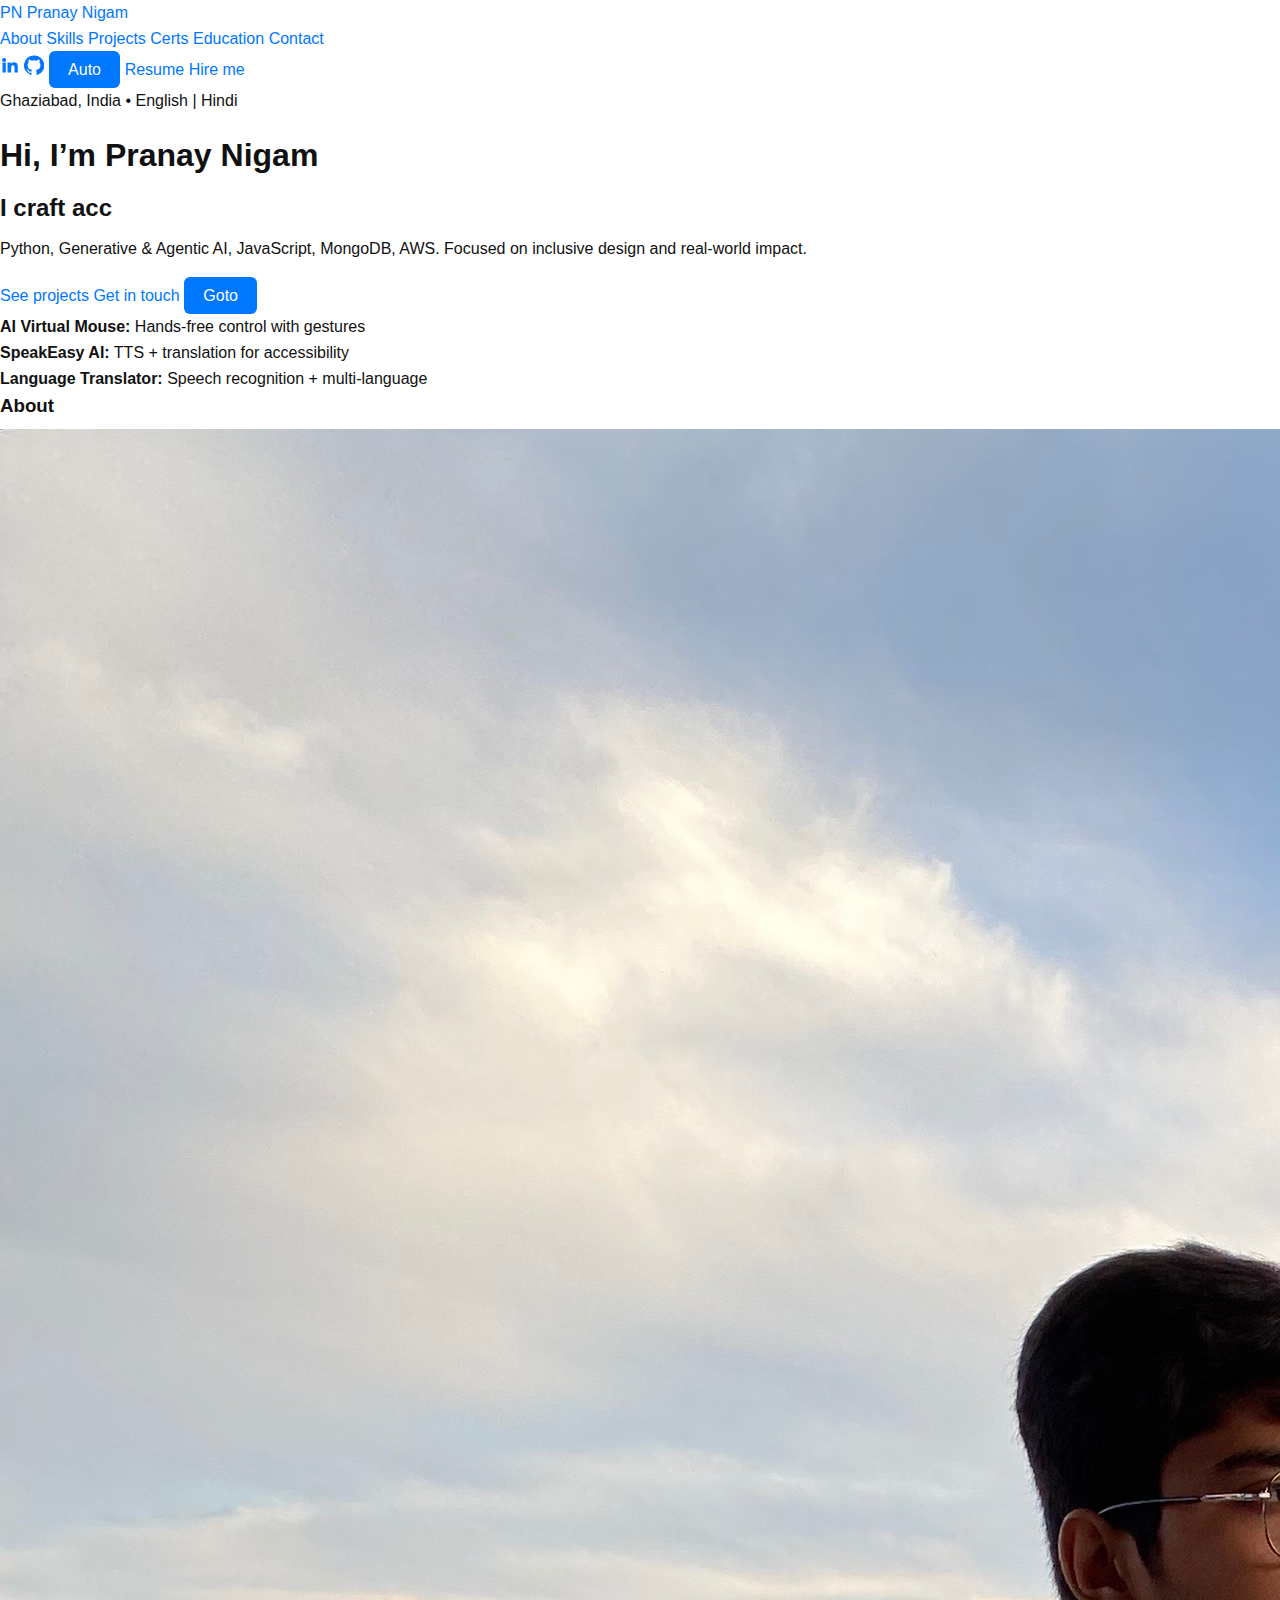
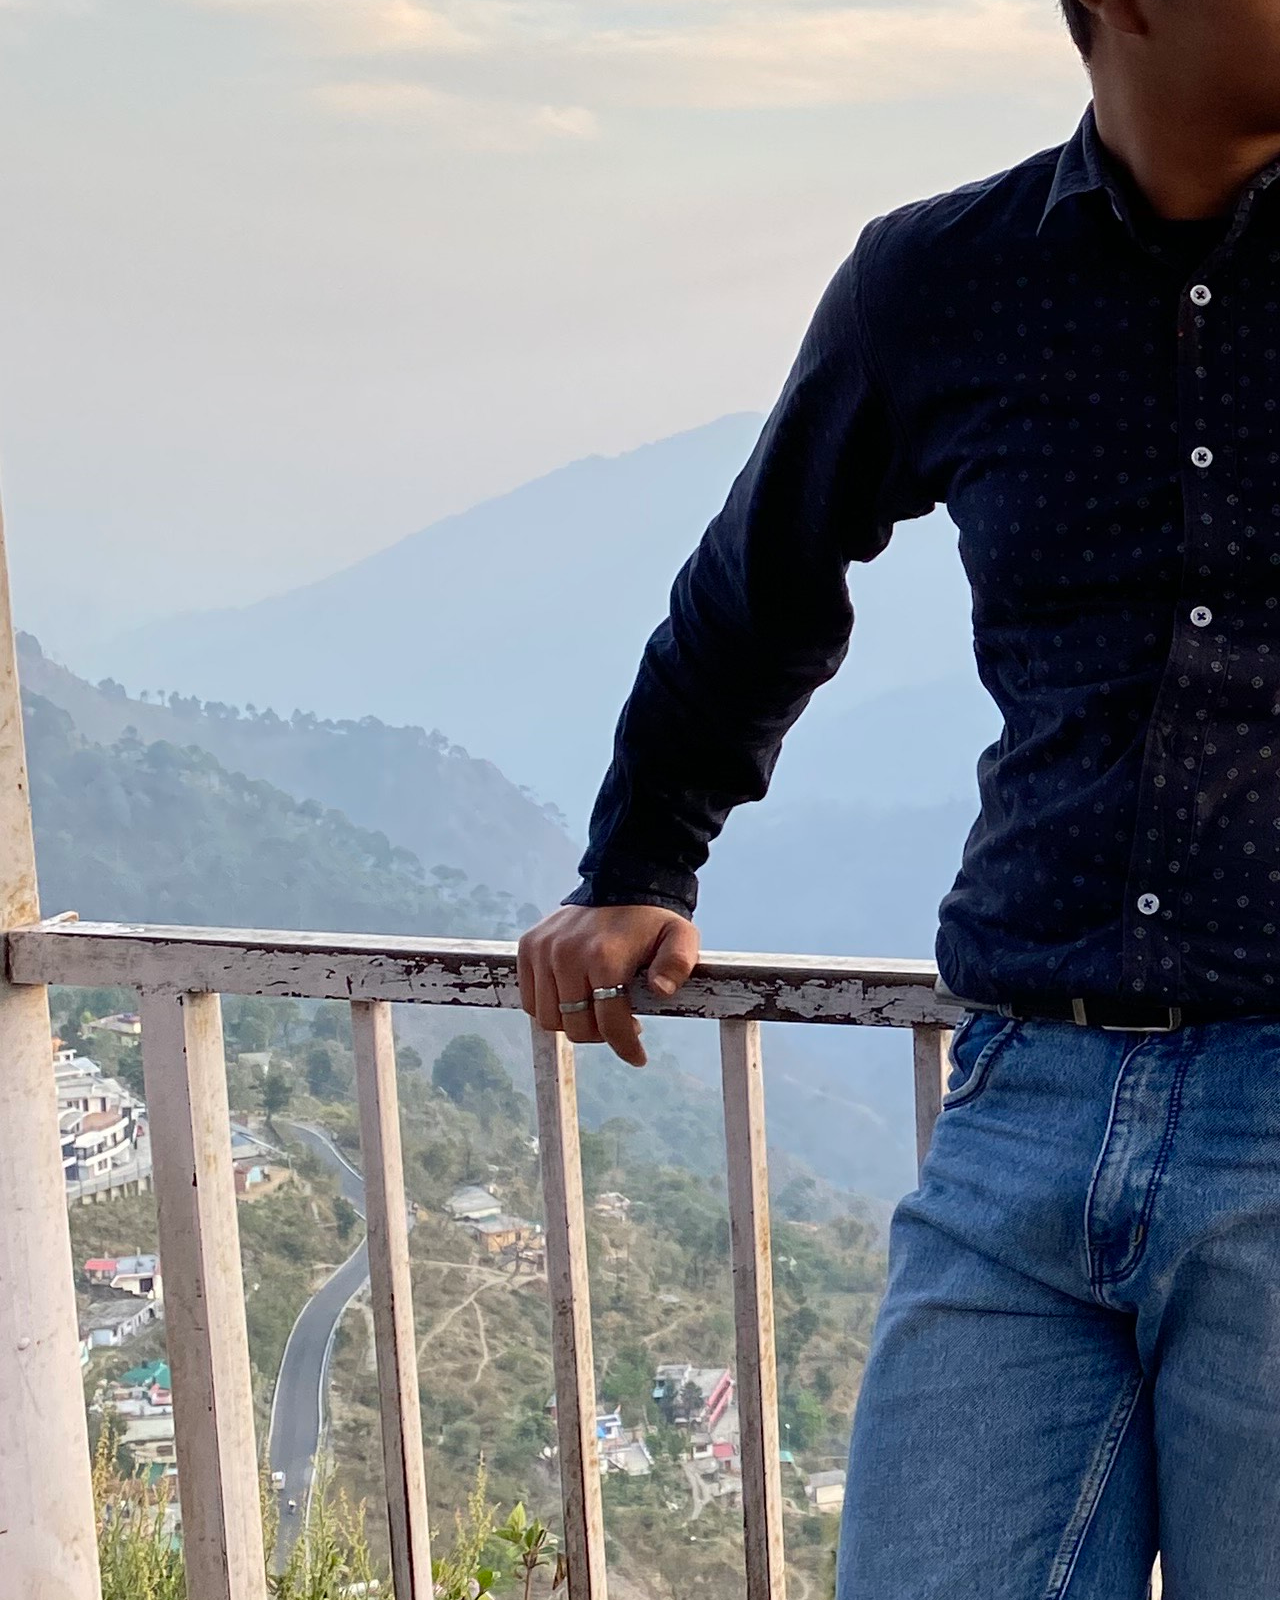
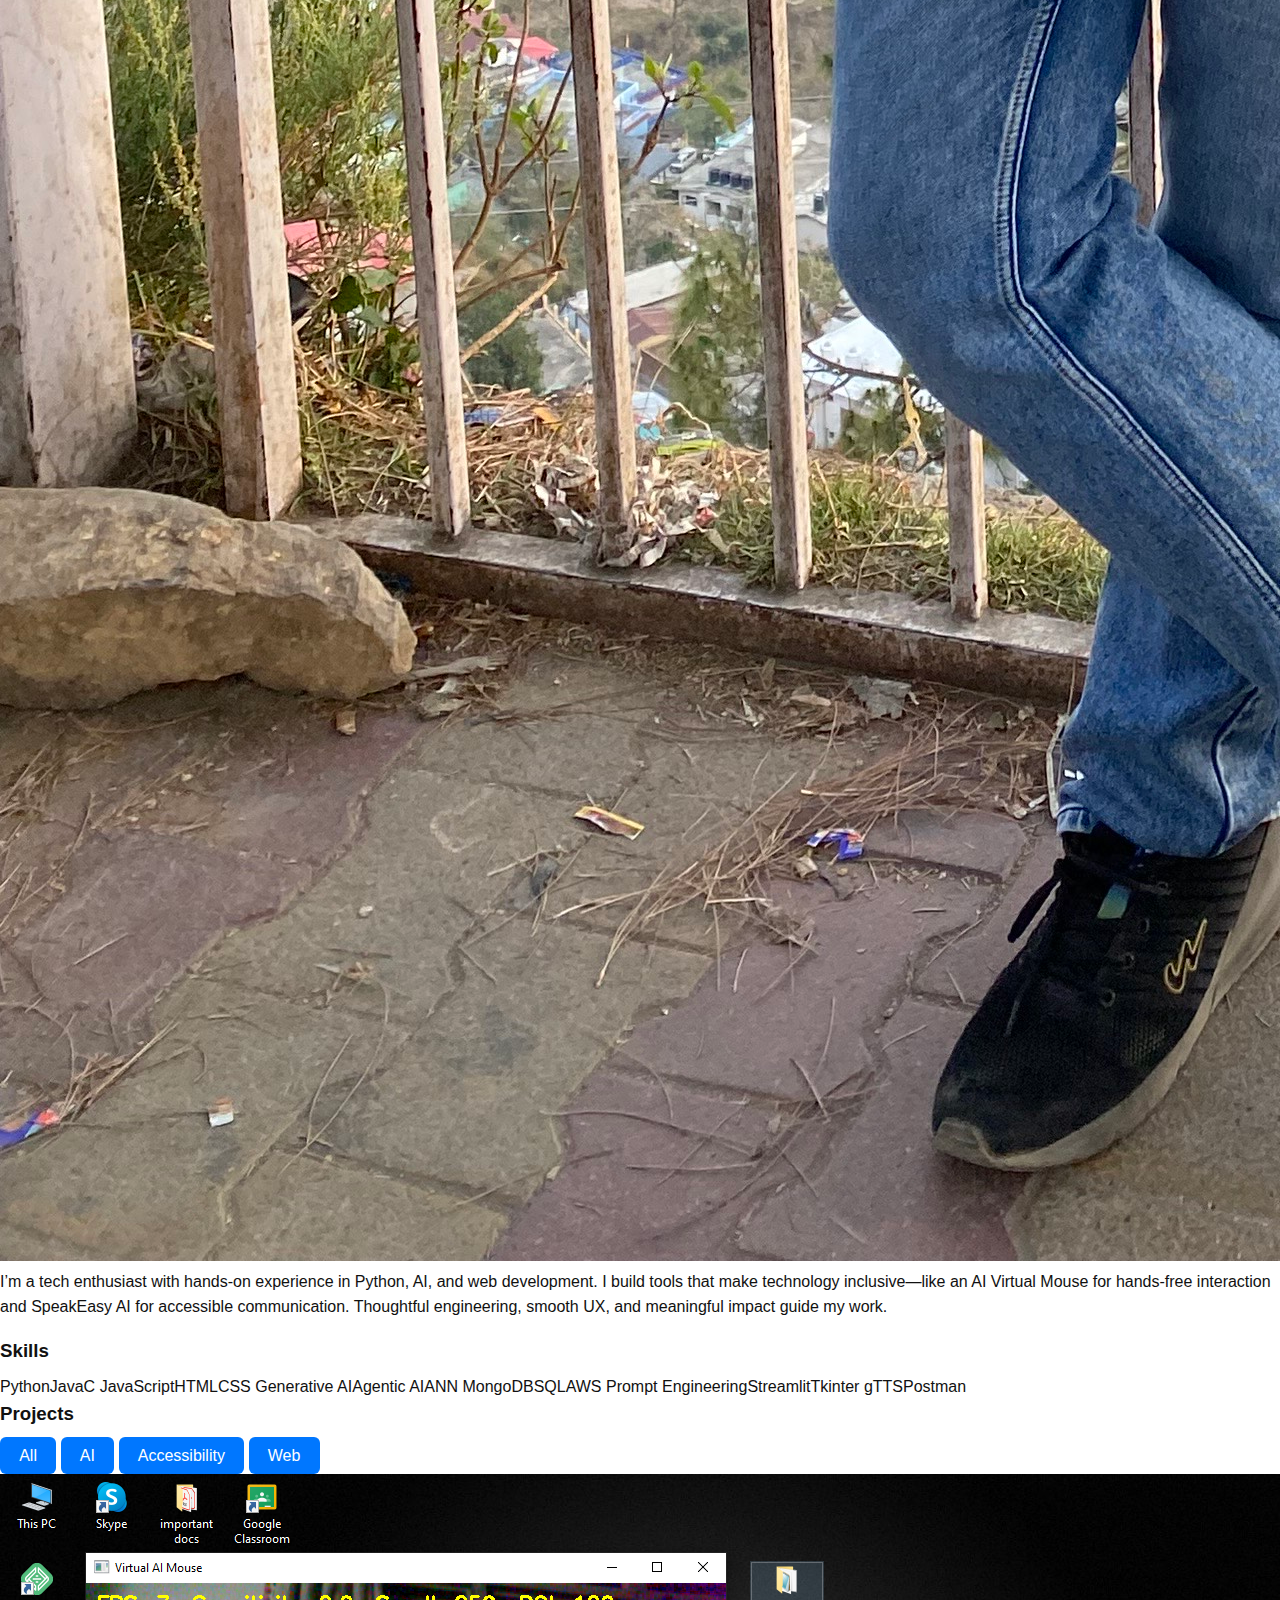
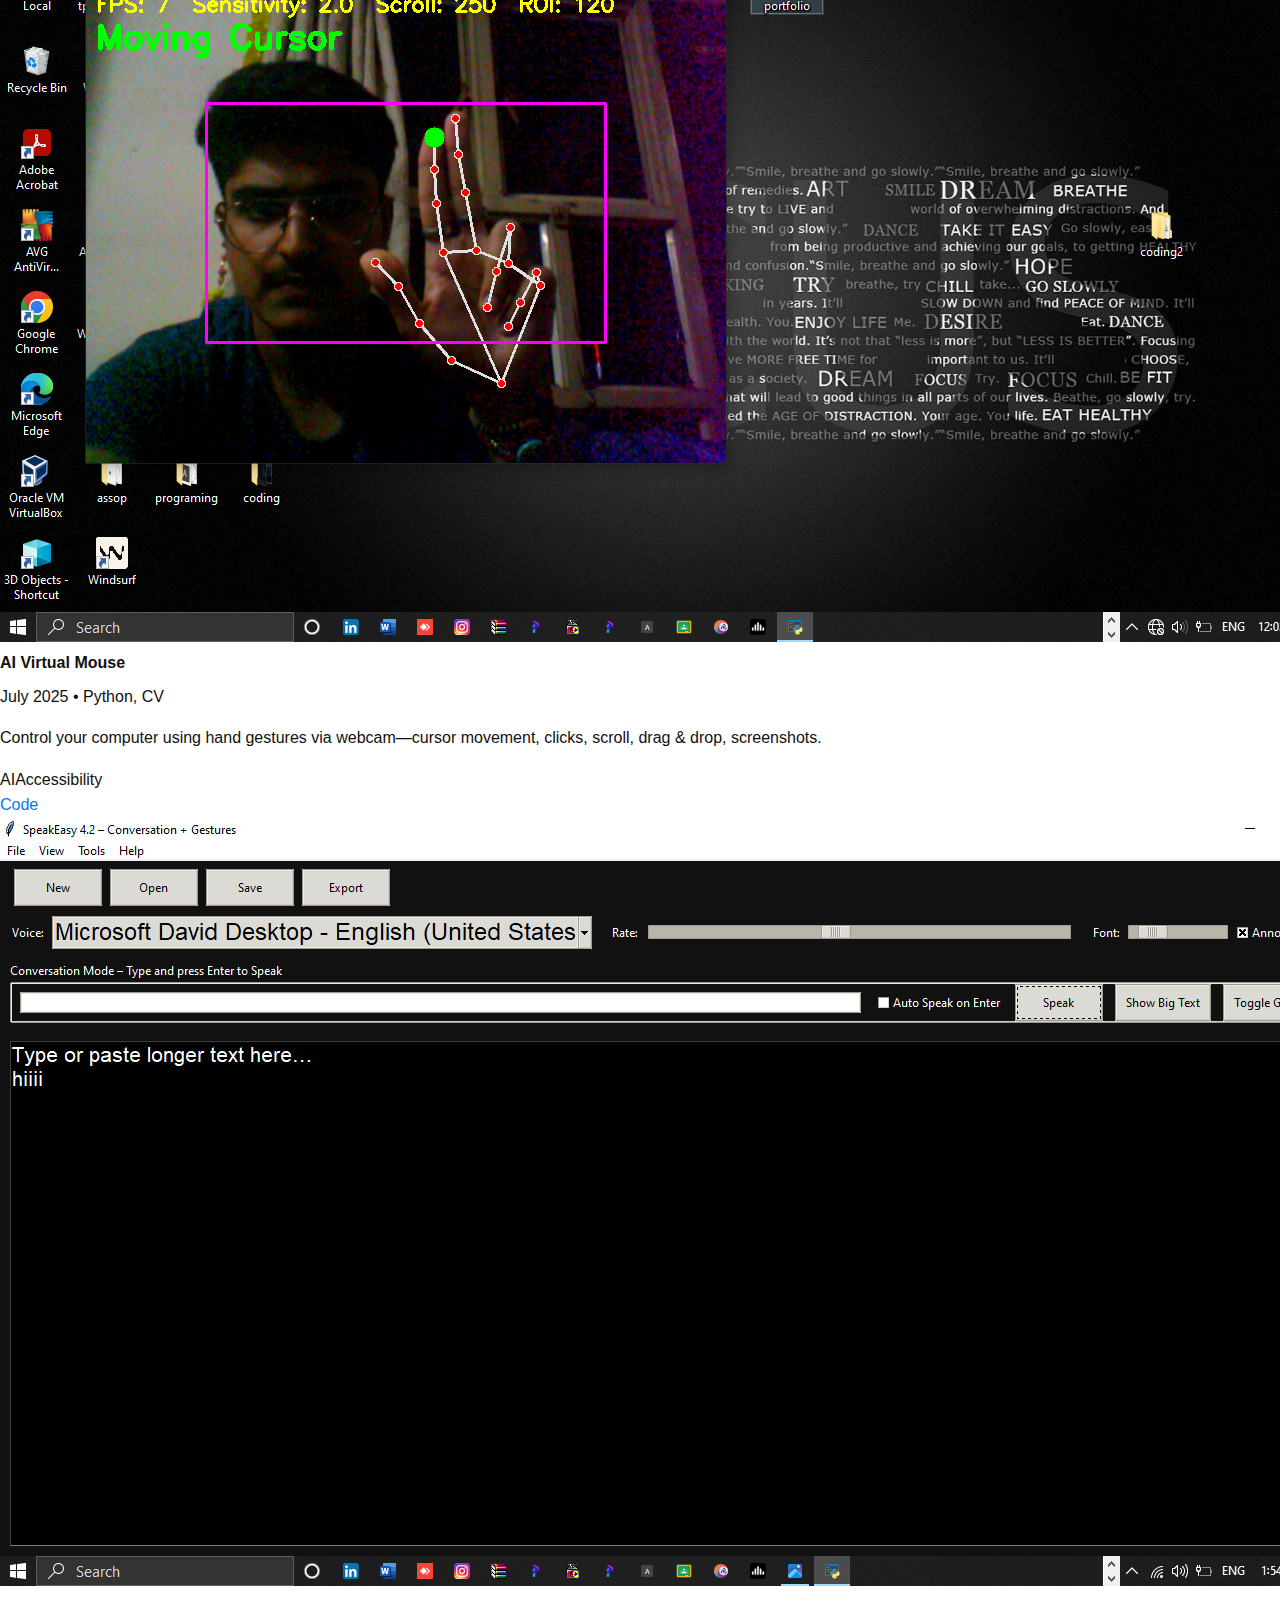
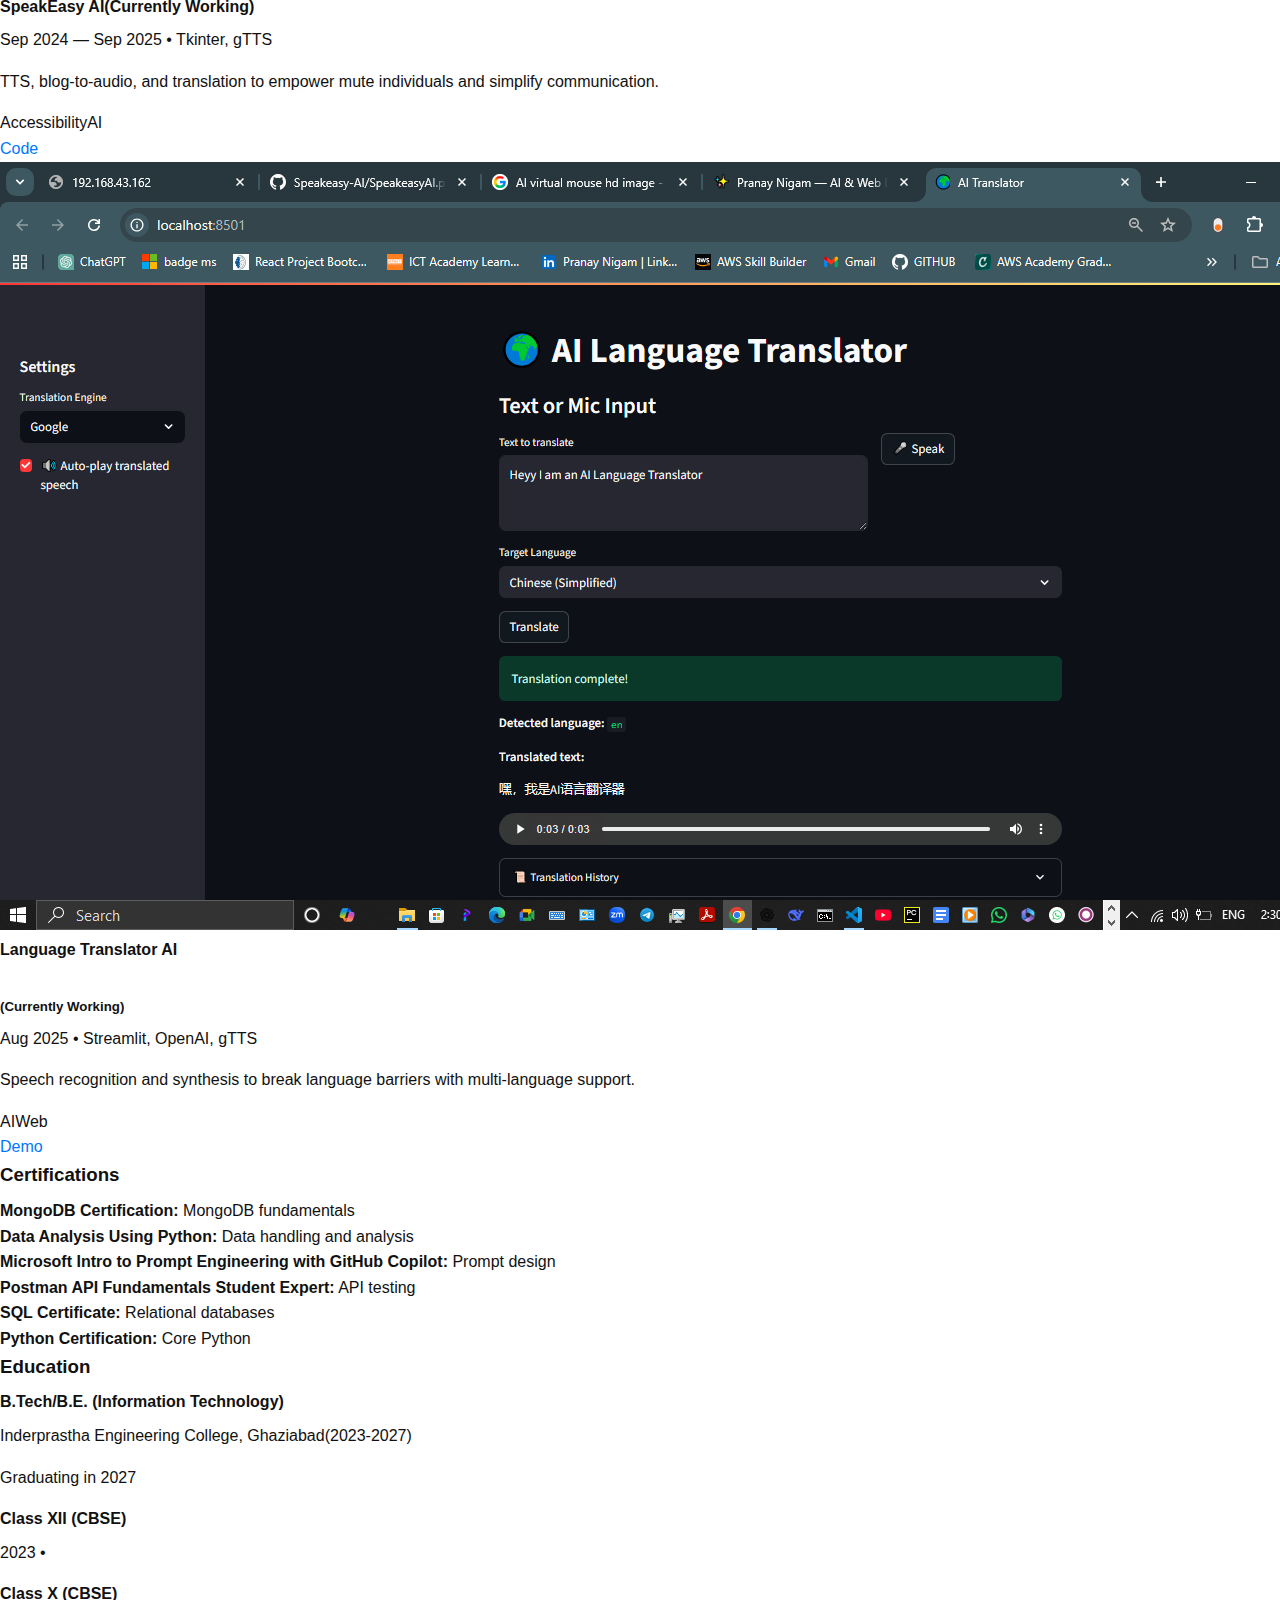
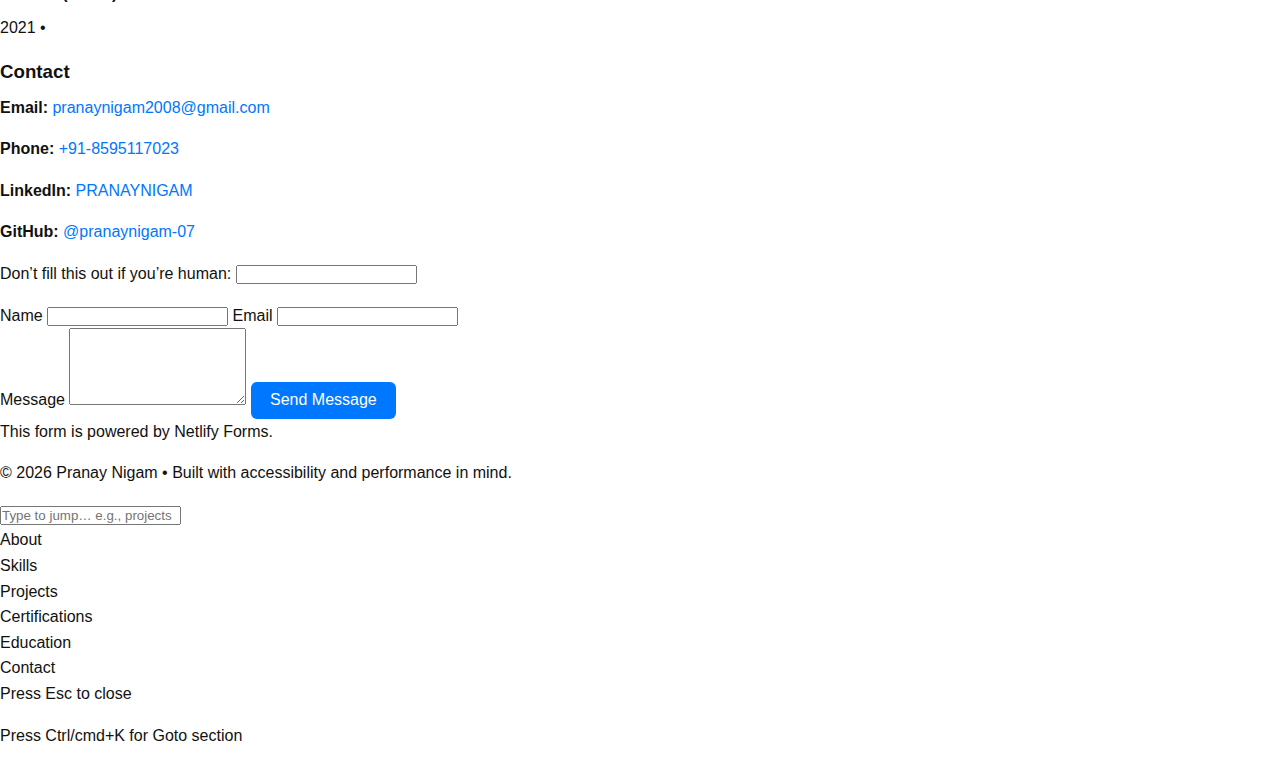
<file: index.html>
<!DOCTYPE html>
<html lang="en" class="no-js" data-theme="auto">
<head>
  <meta charset="utf-8" />
  <meta name="viewport" content="width=device-width, initial-scale=1" />
  <title>Pranay Nigam — AI & Web Developer</title>
  <meta name="description" content="Pranay Nigam — AI & Web Developer. Projects: AI Virtual Mouse, SpeakEasy AI, Language Translator. Python, Generative & Agentic AI, JavaScript, MongoDB, AWS." />
  <meta name="author" content="Pranay Nigam" />
  <link rel="icon" href="data:image/svg+xml,<svg xmlns=%22http://www.w3.org/2000/svg%22 viewBox=%220 0 100 100%22><text y=%22.9em%22 font-size=%2280%22>✨</text></svg>">
  <meta property="og:title" content="Pranay Nigam — AI & Web Developer" />
  <meta property="og:description" content="Accessible AI experiences and fast, human-centric web apps." />
  <meta property="og:type" content="website" />
  <meta property="og:url" content="https://your-site.netlify.app" />
  <meta property="og:image" content="https://your-site.netlify.app/assets/images/avatar.jpg" />
  <meta name="twitter:card" content="summary_large_image" />
  <link rel="preconnect" href="https://fonts.gstatic.com" crossorigin />
  <link rel="preconnect" href="https://fonts.googleapis.com" />
  <link href="https://fonts.googleapis.com/css2?family=Inter:wght@400;600;800&family=JetBrains+Mono:wght@400;700&display=swap" rel="stylesheet" />
  <link rel="stylesheet" href="./styles.css" />
  <script type="application/ld+json">
  {
    "@context":"https://schema.org",
    "@type":"Person",
    "name":"Pranay Nigam",
    "jobTitle":"AI & Web Developer",
    "email":"mailto:pranaynigam2008@gmail.com",
    "telephone":"+91-8595117023",
    "address":{"@type":"PostalAddress","addressLocality":"Ghaziabad","addressCountry":"India"},
    "knowsLanguage":["English","Hindi"],
    "url":"https://pranaynigamportfolio.netlify.app",
    "sameAs":[
      "https://www.linkedin.com/in/pranay-nigam-3b259a372",
      "https://github.com/pranaynigam-07"
    ]
  }
  </script>
</head>
<body>
  <!-- Custom cursor -->
  <div id="cursor"></div>

  <!-- Scroll progress -->
  <div id="progress"></div>

  <!-- Aurora + grain -->
  <div class="aurora a1"></div>
  <div class="aurora a2"></div>
  <div class="grain"></div>

  <header class="site-header">
    <a class="logo link" href="#top" aria-label="Home">
      <span class="logo-mark">PN</span>
      <span class="logo-text">Pranay Nigam</span>
    </a>
    <nav class="nav">
      <a class="link" href="#about">About</a>
      <a class="link" href="#skills">Skills</a>
      <a class="link" href="#projects">Projects</a>
      <a class="link" href="#certs">Certs</a>
      <a class="link" href="#education">Education</a>
      <a class="link" href="#contact">Contact</a>
    </nav>
    <div class="actions">
      <a class="icon-btn magnet" href="https://www.linkedin.com/in/pranay-nigam-3b259a372" target="_blank" rel="noopener" aria-label="LinkedIn">
        <!-- LinkedIn SVG -->
        <svg width="20" height="20" viewBox="0 0 24 24" fill="currentColor" aria-hidden="true"><path d="M4.98 3.5a2.5 2.5 0 1 1-.02 5 2.5 2.5 0 0 1 .02-5zM3 8.98h4v12H3v-12zM9 8.98h3.83v1.64h.05c.53-.95 1.82-1.95 3.75-1.95 4.01 0 4.75 2.64 4.75 6.07v6.24h-4v-5.53c0-1.32-.02-3.01-1.84-3.01-1.85 0-2.13 1.44-2.13 2.92v5.62H9v-12z"/></svg>
      </a>
      <a class="icon-btn magnet" href="https://github.com/pranaynigam-07" target="_blank" rel="noopener" aria-label="GitHub">
        <!-- GitHub SVG -->
        <svg width="20" height="20" viewBox="0 0 24 24" fill="currentColor" aria-hidden="true"><path d="M12 .5a12 12 0 0 0-3.79 23.4c.6.11.82-.26.82-.58l-.01-2.02c-3.34.73-4.04-1.61-4.04-1.61-.55-1.39-1.35-1.76-1.35-1.76-1.1-.75.08-.74.08-.74 1.22.09 1.87 1.26 1.87 1.26 1.08 1.86 2.84 1.32 3.53 1.01.11-.8.42-1.32.76-1.62-2.66-.3-5.46-1.33-5.46-5.92 0-1.31.47-2.38 1.25-3.22-.13-.3-.54-1.51.12-3.15 0 0 1.01-.32 3.3 1.23a11.4 11.4 0 0 1 6.01 0c2.29-1.55 3.3-1.23 3.3-1.23.66 1.64.25 2.85.12 3.15.78.84 1.25 1.91 1.25 3.22 0 4.6-2.81 5.61-5.49 5.9.43.37.81 1.11.81 2.24l-.01 3.32c0 .32.21.7.82.58A12 12 0 0 0 12 .5z"/></svg>
      </a>
      <button id="themeToggle" class="btn btn-ghost magnet" aria-label="Toggle theme">Auto</button>
      <a class="btn btn-outline magnet" href="assets\resume\PranayNigam_Resumee.pdf" download>Resume</a>
      <a class="btn btn-primary magnet" href="#contact">Hire me</a>
    </div>
  </header>

  <main id="top">
    <section class="hero">
      <div class="hero-inner reveal">
        <p class="eyebrow">Ghaziabad, India • English | Hindi</p>
        <h1 class="display">
          Hi, I’m <span class="grad">Pranay Nigam</span>
          <span class="shine" aria-hidden="true"></span>
        </h1>
        <h2 class="typewriter">
          I craft accessible AI experiences and fast, human‑centric web apps.
          <span class="caret" aria-hidden="true"></span>
        </h2>
        <p class="lead">
          Python, Generative & Agentic AI, JavaScript, MongoDB, AWS. Focused on inclusive design and real‑world impact.
        </p>
        <div class="cta">
          <a class="btn btn-primary magnet" href="#projects">See projects</a>
          <a class="btn btn-ghost magnet" href="#contact">Get in touch</a>
          <button class="btn btn-outline magnet" id="openPalette" aria-label="Open command palette">Goto</button>
        </div>
        <ul class="badges">
          <li><strong>AI Virtual Mouse:</strong> Hands‑free control with gestures</li>
          <li><strong>SpeakEasy AI:</strong> TTS + translation for accessibility</li>
          <li><strong>Language Translator:</strong> Speech recognition + multi‑language</li>
        </ul>
      </div>
    </section>

    <section id="about" class="section reveal">
      <h3>About</h3>
      <div class="about-wrap">
        <img class="avatar tilt" src="assets\images\IMG_2822.jpeg" alt="Portrait of Pranay Nigam" loading="lazy" />
        <p>
          I’m a tech enthusiast with hands-on experience in Python, AI, and web development. I build tools that make technology inclusive—like an AI Virtual Mouse for hands‑free interaction and SpeakEasy AI for accessible communication. Thoughtful engineering, smooth UX, and meaningful impact guide my work.
        </p>
      </div>
    </section>

    <section id="skills" class="section reveal">
      <h3>Skills</h3>
      <div class="chips">
        <span class="chip">Python</span><span class="chip">Java</span><span class="chip">C</span>
        <span class="chip">JavaScript</span><span class="chip">HTML</span><span class="chip">CSS</span>
        <span class="chip">Generative AI</span><span class="chip">Agentic AI</span><span class="chip">ANN</span>
        <span class="chip">MongoDB</span><span class="chip">SQL</span><span class="chip">AWS</span>
        <span class="chip">Prompt Engineering</span><span class="chip">Streamlit</span><span class="chip">Tkinter</span>
        <span class="chip">gTTS</span><span class="chip">Postman</span>
      </div>
    </section>

    <section id="projects" class="section reveal">
      <div class="section-head">
        <h3>Projects</h3>
        <div class="filters" role="tablist" aria-label="Project filters">
          <button class="filter-btn active" data-filter="all" role="tab">All</button>
          <button class="filter-btn" data-filter="ai" role="tab">AI</button>
          <button class="filter-btn" data-filter="accessibility" role="tab">Accessibility</button>
          <button class="filter-btn" data-filter="web" role="tab">Web</button>
        </div>
      </div>

      <div class="projects-grid">
        <article class="project tilt" data-tags="ai accessibility">
          <img src="assets\images\Screenshot (382).png" alt="AI Virtual Mouse preview" loading="lazy" />
          <div class="project-body">
            <h4>AI Virtual Mouse</h4>
            <p class="meta">July 2025 • Python, CV</p>
            <p>Control your computer using hand gestures via webcam—cursor movement, clicks, scroll, drag & drop, screenshots.</p>
            <div class="tags"><span>AI</span><span>Accessibility</span></div>
            <div class="project-actions">
              <a class="btn btn-ghost magnet" href="https://github.com/pranaynigam-07/AI-Virtualmouse" target="_blank" rel="noopener">Code</a>
            </div>
          </div>
        </article>

        <article class="project tilt" data-tags="accessibility ai">
          <img src="assets\images\Screenshot (383).png" alt="SpeakEasy AI preview" loading="lazy" />
          <div class="project-body">
            <h4>SpeakEasy AI(Currently Working)</h4>
            <p class="meta">Sep 2024 — Sep 2025 • Tkinter, gTTS</p>
            <p>TTS, blog‑to‑audio, and translation to empower mute individuals and simplify communication.</p>
            <div class="tags"><span>Accessibility</span><span>AI</span></div>
            <div class="project-actions">
              <a class="btn btn-ghost magnet" href="https://github.com/pranaynigam-07/Speakeasy-AI" target="_blank" rel="noopener">Code</a>
            </div>
          </div>
        </article>

        <article class="project tilt" data-tags="ai web">
          <img src="assets\images\Screenshot (385).png" alt="Language Translator AI preview" loading="lazy" />
          <div class="project-body">
            <h4>Language Translator AI</h4><br>
            <h5>(Currently Working)</h5>
            <p class="meta">Aug 2025 • Streamlit, OpenAI, gTTS</p>
            <p>Speech recognition and synthesis to break language barriers with multi‑language support.</p>
            <div class="tags"><span>AI</span><span>Web</span></div>
            <div class="project-actions">
              <a class="btn btn-ghost magnet" href="https://github.com/pranaynigam-07/language-translator" target="_blank" rel="noopener">Demo</a>
            </div>
          </div>
        </article>
      </div>
    </section>

    <section id="certs" class="section reveal">
      <h3>Certifications</h3>
      <ul class="list">
        <li><strong>MongoDB Certification:</strong> MongoDB fundamentals</li>
        <li><strong>Data Analysis Using Python:</strong> Data handling and analysis</li>
        <li><strong>Microsoft Intro to Prompt Engineering with GitHub Copilot:</strong> Prompt design</li>
        <li><strong>Postman API Fundamentals Student Expert:</strong> API testing</li>
        <li><strong>SQL Certificate:</strong> Relational databases</li>
        <li><strong>Python Certification:</strong> Core Python</li>
      </ul>
    </section>

    <section id="education" class="section reveal">
      <h3>Education</h3>
      <div class="edu">
        <div class="edu-item">
          <h4>B.Tech/B.E. (Information Technology)</h4>
          <p class="meta">Inderprastha Engineering College, Ghaziabad(2023-2027)</p>
          <p class="meta">Graduating in 2027</p>
        </div>
        <div class="edu-item">
          <h4>Class XII (CBSE)</h4>
          <p class="meta">2023 • </p>
        </div>
        <div class="edu-item">
          <h4>Class X (CBSE)</h4>
          <p class="meta">2021 • </p>
        </div>
      </div>
    </section>

    <section id="contact" class="section reveal">
      <h3>Contact</h3>
      <div class="contact-wrap">
        <div>
          <p><strong>Email:</strong> <a class="link" href="mailto:pranaynigam2008@gmail.com">pranaynigam2008@gmail.com</a></p>
          <p><strong>Phone:</strong> <a class="link" href="tel:+918595117023">+91-8595117023</a></p>
          <p><strong>LinkedIn:</strong> <a class="link" href="https://www.linkedin.com/in/pranay-nigam-3b259a372?utm_source=share&utm_campaign=share_via&utm_content=profile&utm_medium=ios_app" target="_blank" rel="noopener">PRANAYNIGAM</a></p>
          <p><strong>GitHub:</strong> <a class="link" href="https://github.com/pranaynigam-07" target="_blank" rel="noopener">@pranaynigam-07</a></p>
        </div>

        <!-- Netlify form -->
        
<form name="contact" method="POST" data-netlify="true" netlify-honeypot="bot-field" class="contact-form" action="/thank-you">
  <!-- Hidden form name for Netlify -->
  <input type="hidden" name="form-name" value="contact" />

  <!-- Spam prevention honeypot -->
  <p class="hidden">
    <label>Don’t fill this out if you’re human: <input name="bot-field" /></label>
  </p>

  <!-- Fields -->
  <div class="grid">
    <label>
      <span>Name</span>
      <input type="text" name="name" required />
    </label>
    <label>
      <span>Email</span>
      <input type="email" name="email" required />
    </label>
  </div>

  <label>
    <span>Message</span>
    <textarea name="message" rows="5" required></textarea>
  </label>

  <!-- Submit -->
  <button class="btn btn-primary magnet" type="submit">Send Message</button>
  <p class="form-note">This form is powered by Netlify Forms.</p>
</form>

      </div>
    </section>
  </main>

  <footer class="site-footer">
    <p>© <span id="year"></span> Pranay Nigam • Built with accessibility and performance in mind.</p>
  </footer>

  <!-- Command palette -->
  <div id="palette" aria-hidden="true" role="dialog" aria-modal="true">
    <div class="palette-wrap">
      <input id="paletteInput" type="text" placeholder="Type to jump… e.g., projects" aria-label="Command palette" />
      <ul id="paletteList" role="listbox">
        <li data-target="#about">About</li>
        <li data-target="#skills">Skills</li>
        <li data-target="#projects">Projects</li>
        <li data-target="#certs">Certifications</li>
        <li data-target="#education">Education</li>
        <li data-target="#contact">Contact</li>
      </ul>
      <p class="hint">Press Esc to close</p>
      <p class="hint">Press Ctrl/cmd+K for Goto section</p>
    </div>
  </div>

  <script src="./script.js" defer></script>
</body>
</html>
</file>
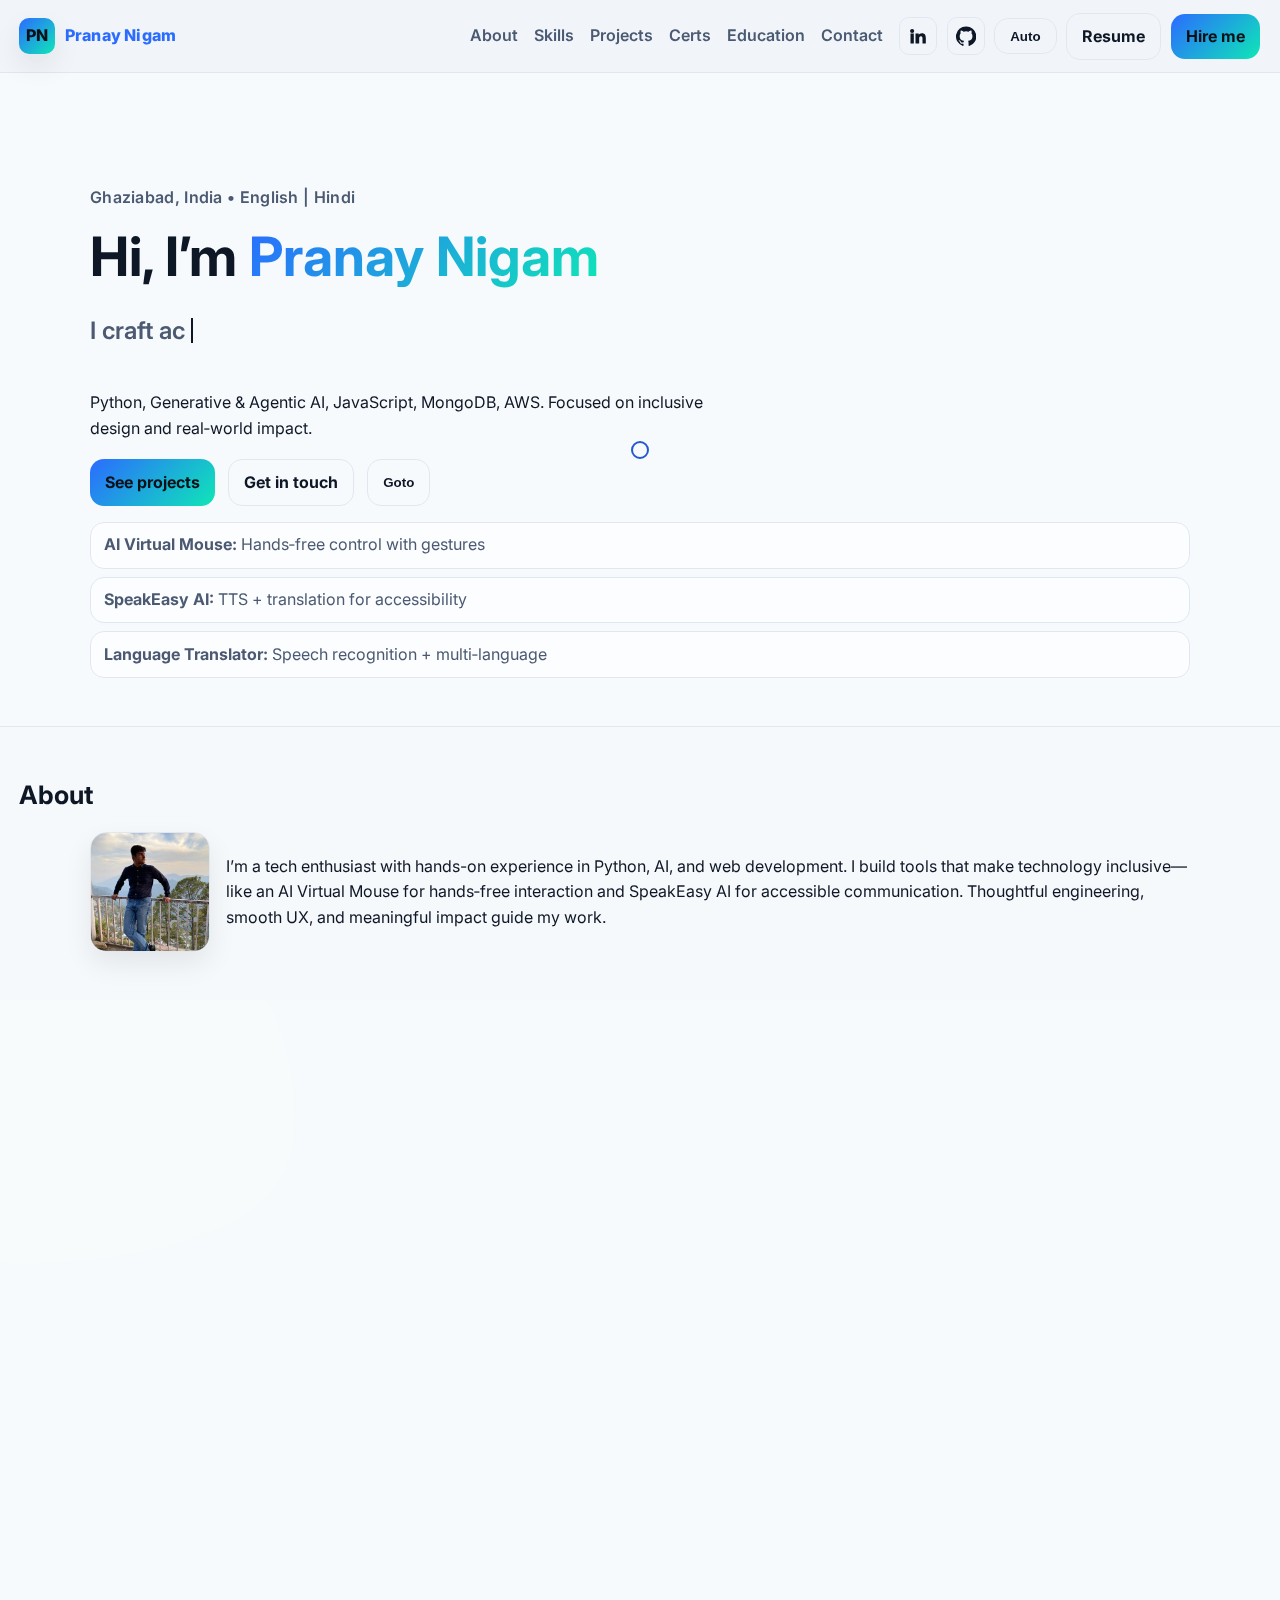
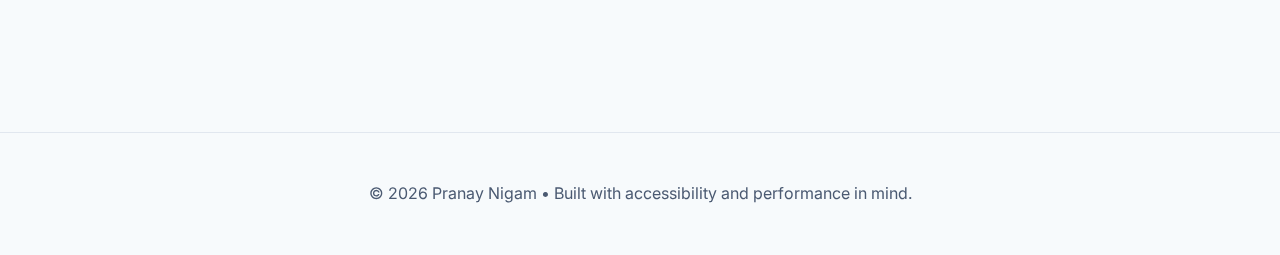
<file: portfolio/index.html>
<!DOCTYPE html>
<html lang="en" class="no-js" data-theme="auto">
<head>
  <meta charset="utf-8" />
  <meta name="viewport" content="width=device-width, initial-scale=1" />
  <title>Pranay Nigam — AI & Web Developer</title>
  <meta name="description" content="Pranay Nigam — AI & Web Developer. Projects: AI Virtual Mouse, SpeakEasy AI, Language Translator. Python, Generative & Agentic AI, JavaScript, MongoDB, AWS." />
  <meta name="author" content="Pranay Nigam" />
  <link rel="icon" href="data:image/svg+xml,<svg xmlns=%22http://www.w3.org/2000/svg%22 viewBox=%220 0 100 100%22><text y=%22.9em%22 font-size=%2280%22>✨</text></svg>">
  <meta property="og:title" content="Pranay Nigam — AI & Web Developer" />
  <meta property="og:description" content="Accessible AI experiences and fast, human-centric web apps." />
  <meta property="og:type" content="website" />
  <meta property="og:url" content="https://your-site.netlify.app" />
  <meta property="og:image" content="https://your-site.netlify.app/assets/images/avatar.jpg" />
  <meta name="twitter:card" content="summary_large_image" />
  <link rel="preconnect" href="https://fonts.gstatic.com" crossorigin />
  <link rel="preconnect" href="https://fonts.googleapis.com" />
  <link href="https://fonts.googleapis.com/css2?family=Inter:wght@400;600;800&family=JetBrains+Mono:wght@400;700&display=swap" rel="stylesheet" />
  <link rel="stylesheet" href="./styles.css" />
  <script type="application/ld+json">
  {
    "@context":"https://schema.org",
    "@type":"Person",
    "name":"Pranay Nigam",
    "jobTitle":"AI & Web Developer",
    "email":"mailto:pranaynigam2008@gmail.com",
    "telephone":"+91-8595117023",
    "address":{"@type":"PostalAddress","addressLocality":"Ghaziabad","addressCountry":"India"},
    "knowsLanguage":["English","Hindi"],
    "url":"https://your-site.netlify.app",
    "sameAs":[
      "https://www.linkedin.com/in/pranay-nigam-3b259a372",
      "https://github.com/pranaynigam-07"
    ]
  }
  </script>
</head>
<body>
  <!-- Custom cursor -->
  <div id="cursor"></div>

  <!-- Scroll progress -->
  <div id="progress"></div>

  <!-- Aurora + grain -->
  <div class="aurora a1"></div>
  <div class="aurora a2"></div>
  <div class="grain"></div>

  <header class="site-header">
    <a class="logo link" href="#top" aria-label="Home">
      <span class="logo-mark">PN</span>
      <span class="logo-text">Pranay Nigam</span>
    </a>
    <nav class="nav">
      <a class="link" href="#about">About</a>
      <a class="link" href="#skills">Skills</a>
      <a class="link" href="#projects">Projects</a>
      <a class="link" href="#certs">Certs</a>
      <a class="link" href="#education">Education</a>
      <a class="link" href="#contact">Contact</a>
    </nav>
    <div class="actions">
      <a class="icon-btn magnet" href="https://www.linkedin.com/in/pranay-nigam-3b259a372" target="_blank" rel="noopener" aria-label="LinkedIn">
        <!-- LinkedIn SVG -->
        <svg width="20" height="20" viewBox="0 0 24 24" fill="currentColor" aria-hidden="true"><path d="M4.98 3.5a2.5 2.5 0 1 1-.02 5 2.5 2.5 0 0 1 .02-5zM3 8.98h4v12H3v-12zM9 8.98h3.83v1.64h.05c.53-.95 1.82-1.95 3.75-1.95 4.01 0 4.75 2.64 4.75 6.07v6.24h-4v-5.53c0-1.32-.02-3.01-1.84-3.01-1.85 0-2.13 1.44-2.13 2.92v5.62H9v-12z"/></svg>
      </a>
      <a class="icon-btn magnet" href="https://github.com/pranaynigam-07" target="_blank" rel="noopener" aria-label="GitHub">
        <!-- GitHub SVG -->
        <svg width="20" height="20" viewBox="0 0 24 24" fill="currentColor" aria-hidden="true"><path d="M12 .5a12 12 0 0 0-3.79 23.4c.6.11.82-.26.82-.58l-.01-2.02c-3.34.73-4.04-1.61-4.04-1.61-.55-1.39-1.35-1.76-1.35-1.76-1.1-.75.08-.74.08-.74 1.22.09 1.87 1.26 1.87 1.26 1.08 1.86 2.84 1.32 3.53 1.01.11-.8.42-1.32.76-1.62-2.66-.3-5.46-1.33-5.46-5.92 0-1.31.47-2.38 1.25-3.22-.13-.3-.54-1.51.12-3.15 0 0 1.01-.32 3.3 1.23a11.4 11.4 0 0 1 6.01 0c2.29-1.55 3.3-1.23 3.3-1.23.66 1.64.25 2.85.12 3.15.78.84 1.25 1.91 1.25 3.22 0 4.6-2.81 5.61-5.49 5.9.43.37.81 1.11.81 2.24l-.01 3.32c0 .32.21.7.82.58A12 12 0 0 0 12 .5z"/></svg>
      </a>
      <button id="themeToggle" class="btn btn-ghost magnet" aria-label="Toggle theme">Auto</button>
      <a class="btn btn-outline magnet" href="assets\resume\PranayNigam_Resumee.pdf" download>Resume</a>
      <a class="btn btn-primary magnet" href="#contact">Hire me</a>
    </div>
  </header>

  <main id="top">
    <section class="hero">
      <div class="hero-inner reveal">
        <p class="eyebrow">Ghaziabad, India • English | Hindi</p>
        <h1 class="display">
          Hi, I’m <span class="grad">Pranay Nigam</span>
          <span class="shine" aria-hidden="true"></span>
        </h1>
        <h2 class="typewriter">
          I craft accessible AI experiences and fast, human‑centric web apps.
          <span class="caret" aria-hidden="true"></span>
        </h2>
        <p class="lead">
          Python, Generative & Agentic AI, JavaScript, MongoDB, AWS. Focused on inclusive design and real‑world impact.
        </p>
        <div class="cta">
          <a class="btn btn-primary magnet" href="#projects">See projects</a>
          <a class="btn btn-ghost magnet" href="#contact">Get in touch</a>
          <button class="btn btn-outline magnet" id="openPalette" aria-label="Open command palette">Goto</button>
        </div>
        <ul class="badges">
          <li><strong>AI Virtual Mouse:</strong> Hands‑free control with gestures</li>
          <li><strong>SpeakEasy AI:</strong> TTS + translation for accessibility</li>
          <li><strong>Language Translator:</strong> Speech recognition + multi‑language</li>
        </ul>
      </div>
    </section>

    <section id="about" class="section reveal">
      <h3>About</h3>
      <div class="about-wrap">
        <img class="avatar tilt" src="assets\images\IMG_2822.jpeg" alt="Portrait of Pranay Nigam" loading="lazy" />
        <p>
          I’m a tech enthusiast with hands-on experience in Python, AI, and web development. I build tools that make technology inclusive—like an AI Virtual Mouse for hands‑free interaction and SpeakEasy AI for accessible communication. Thoughtful engineering, smooth UX, and meaningful impact guide my work.
        </p>
      </div>
    </section>

    <section id="skills" class="section reveal">
      <h3>Skills</h3>
      <div class="chips">
        <span class="chip">Python</span><span class="chip">Java</span><span class="chip">C</span>
        <span class="chip">JavaScript</span><span class="chip">HTML</span><span class="chip">CSS</span>
        <span class="chip">Generative AI</span><span class="chip">Agentic AI</span><span class="chip">ANN</span>
        <span class="chip">MongoDB</span><span class="chip">SQL</span><span class="chip">AWS</span>
        <span class="chip">Prompt Engineering</span><span class="chip">Streamlit</span><span class="chip">Tkinter</span>
        <span class="chip">gTTS</span><span class="chip">Postman</span>
      </div>
    </section>

    <section id="projects" class="section reveal">
      <div class="section-head">
        <h3>Projects</h3>
        <div class="filters" role="tablist" aria-label="Project filters">
          <button class="filter-btn active" data-filter="all" role="tab">All</button>
          <button class="filter-btn" data-filter="ai" role="tab">AI</button>
          <button class="filter-btn" data-filter="accessibility" role="tab">Accessibility</button>
          <button class="filter-btn" data-filter="web" role="tab">Web</button>
        </div>
      </div>

      <div class="projects-grid">
        <article class="project tilt" data-tags="ai accessibility">
          <img src="assets\images\Screenshot (382).png" alt="AI Virtual Mouse preview" loading="lazy" />
          <div class="project-body">
            <h4>AI Virtual Mouse</h4>
            <p class="meta">July 2025 • Python, CV</p>
            <p>Control your computer using hand gestures via webcam—cursor movement, clicks, scroll, drag & drop, screenshots.</p>
            <div class="tags"><span>AI</span><span>Accessibility</span></div>
            <div class="project-actions">
              <a class="btn btn-ghost magnet" href="https://github.com/pranaynigam-07/AI-Virtualmouse" target="_blank" rel="noopener">Code</a>
            </div>
          </div>
        </article>

        <article class="project tilt" data-tags="accessibility ai">
          <img src="assets\images\Screenshot (383).png" alt="SpeakEasy AI preview" loading="lazy" />
          <div class="project-body">
            <h4>SpeakEasy AI</h4>
            <p class="meta">Sep 2024 — Sep 2025 • Tkinter, gTTS</p>
            <p>TTS, blog‑to‑audio, and translation to empower mute individuals and simplify communication.</p>
            <div class="tags"><span>Accessibility</span><span>AI</span></div>
            <div class="project-actions">
              <a class="btn btn-ghost magnet" href="https://github.com/pranaynigam-07/Speakeasy-AI" target="_blank" rel="noopener">Code</a>
            </div>
          </div>
        </article>

        <article class="project tilt" data-tags="ai web">
          <img src="assets\images\Screenshot (385).png" alt="Language Translator AI preview" loading="lazy" />
          <div class="project-body">
            <h4>Language Translator AI</h4>
            <p class="meta">Aug 2025 • Streamlit, OpenAI, gTTS</p>
            <p>Speech recognition and synthesis to break language barriers with multi‑language support.</p>
            <div class="tags"><span>AI</span><span>Web</span></div>
            <div class="project-actions">
              <a class="btn btn-ghost magnet" href="https://github.com/pranaynigam-07/language-translator" target="_blank" rel="noopener">Demo</a>
            </div>
          </div>
        </article>
      </div>
    </section>

    <section id="certs" class="section reveal">
      <h3>Certifications</h3>
      <ul class="list">
        <li><strong>MongoDB Certification:</strong> MongoDB fundamentals</li>
        <li><strong>Data Analysis Using Python:</strong> Data handling and analysis</li>
        <li><strong>Microsoft Intro to Prompt Engineering with GitHub Copilot:</strong> Prompt design</li>
        <li><strong>Postman API Fundamentals Student Expert:</strong> API testing</li>
        <li><strong>SQL Certificate:</strong> Relational databases</li>
        <li><strong>Python Certification:</strong> Core Python</li>
      </ul>
    </section>

    <section id="education" class="section reveal">
      <h3>Education</h3>
      <div class="edu">
        <div class="edu-item">
          <h4>B.Tech/B.E. (Information Technology)</h4>
          <p class="meta">Inderprastha Engineering College, Ghaziabad</p>
        </div>
        <div class="edu-item">
          <h4>Class XII (CBSE)</h4>
          <p class="meta">2023 • 70%</p>
        </div>
        <div class="edu-item">
          <h4>Class X (CBSE)</h4>
          <p class="meta">2021 • 90%</p>
        </div>
      </div>
    </section>

    <section id="contact" class="section reveal">
      <h3>Contact</h3>
      <div class="contact-wrap">
        <div>
          <p><strong>Email:</strong> <a class="link" href="mailto:pranaynigam2008@gmail.com">pranaynigam2008@gmail.com</a></p>
          <p><strong>Phone:</strong> <a class="link" href="tel:+918595117023">+91-8595117023</a></p>
          <p><strong>LinkedIn:</strong> <a class="link" href="https://www.linkedin.com/in/pranay-nigam-3b259a372" target="_blank" rel="noopener">/in/pranay-nigam-3b259a372</a></p>
          <p><strong>GitHub:</strong> <a class="link" href="https://github.com/pranaynigam-07" target="_blank" rel="noopener">@pranaynigam-07</a></p>
        </div>

        <!-- Netlify form -->
        <form name="contact" method="POST" data-netlify="true" netlify-honeypot="bot-field" class="contact-form">
          <input type="hidden" name="form-name" value="contact" />
          <p class="hidden">
            <label>Don’t fill this out if you’re human: <input name="bot-field" /></label>
          </p>
          <div class="grid">
            <label>
              <span>Name</span>
              <input type="text" name="name" required />
            </label>
            <label>
              <span>Email</span>
              <input type="email" name="email" required />
            </label>
          </div>
          <label>
            <span>Message</span>
            <textarea name="message" rows="5" required></textarea>
          </label>
          <button class="btn btn-primary magnet" type="submit">Send Message</button>
          <p class="form-note">This form is powered by Netlify Forms.</p>
        </form>
      </div>
    </section>
  </main>

  <footer class="site-footer">
    <p>© <span id="year"></span> Pranay Nigam • Built with accessibility and performance in mind.</p>
  </footer>

  <!-- Command palette -->
  <div id="palette" aria-hidden="true" role="dialog" aria-modal="true">
    <div class="palette-wrap">
      <input id="paletteInput" type="text" placeholder="Type to jump… e.g., projects" aria-label="Command palette" />
      <ul id="paletteList" role="listbox">
        <li data-target="#about">About</li>
        <li data-target="#skills">Skills</li>
        <li data-target="#projects">Projects</li>
        <li data-target="#certs">Certifications</li>
        <li data-target="#education">Education</li>
        <li data-target="#contact">Contact</li>
      </ul>
      <p class="hint">Press Esc to close</p>
      <p class="hint">Press Ctrl/cmd+K for Goto section</p>
    </div>
  </div>

  <script src="./script.js" defer></script>
</body>
</html>
</file>
<file: styles.css>
/* ======================================================
   THEME SUPPORT
   ====================================================== */

/* Tell browsers we support both themes */
:root {
  color-scheme: light dark;
}

/* ===== DEFAULT VARIABLES (Light as fallback) ===== */
:root {
  --bg-color: #ffffff;
  --text-color: #111111;
  --link-color: #0077ff;
  --border-color: #e0e0e0;
  --card-bg: #fafafa;
  --btn-bg: #0077ff;
  --btn-text: #ffffff;
  --btn-hover-bg: #005fcc;
}

/* ===== DARK THEME VARIABLES ===== */
[data-theme="dark"] {
  --bg-color: #111111;
  --text-color: #f0f0f0;
  --link-color: #66aaff;
  --border-color: #333333;
  --card-bg: #1a1a1a;
  --btn-bg: #3399ff;
  --btn-text: #ffffff;
  --btn-hover-bg: #2277cc;
}

/* ===== LIGHT THEME VARIABLES ===== */
[data-theme="light"] {
  --bg-color: #ffffff;
  --text-color: #111111;
  --link-color: #0077ff;
  --border-color: #e0e0e0;
  --card-bg: #fafafa;
  --btn-bg: #0077ff;
  --btn-text: #ffffff;
  --btn-hover-bg: #005fcc;
}

/* ===== AUTO MODE: FOLLOW SYSTEM ===== */
@media (prefers-color-scheme: dark) {
  [data-theme="auto"] {
    --bg-color: #111111;
    --text-color: #f0f0f0;
    --link-color: #66aaff;
    --border-color: #333333;
    --card-bg: #1a1a1a;
    --btn-bg: #3399ff;
    --btn-text: #ffffff;
    --btn-hover-bg: #2277cc;
  }
}
@media (prefers-color-scheme: light) {
  [data-theme="auto"] {
    --bg-color: #ffffff;
    --text-color: #111111;
    --link-color: #0077ff;
    --border-color: #e0e0e0;
    --card-bg: #fafafa;
    --btn-bg: #0077ff;
    --btn-text: #ffffff;
    --btn-hover-bg: #005fcc;
  }
}

/* ======================================================
   BASE STYLES
   ====================================================== */

* {
  margin: 0;
  padding: 0;
  box-sizing: border-box;
}

body {
  background-color: var(--bg-color);
  color: var(--text-color);
  font-family: "Segoe UI", Roboto, Helvetica, Arial, sans-serif;
  line-height: 1.6;
  transition: background-color 0.3s ease, color 0.3s ease;
}

/* ======================================================
   TYPOGRAPHY
   ====================================================== */

h1, h2, h3, h4, h5, h6 {
  color: var(--text-color);
  margin-bottom: 0.5rem;
}

p {
  margin-bottom: 1rem;
  color: var(--text-color);
}

/* ======================================================
   LINKS
   ====================================================== */

a {
  color: var(--link-color);
  text-decoration: none;
  transition: color 0.2s ease;
}

a:hover {
  text-decoration: underline;
}

/* ======================================================
   COMPONENTS
   ====================================================== */

.card {
  background: var(--card-bg);
  border: 1px solid var(--border-color);
  padding: 1.25rem;
  border-radius: 8px;
  box-shadow: 0 2px 4px rgba(0,0,0,0.05);
  transition: background 0.3s ease, border-color 0.3s ease;
}

button {
  background: var(--btn-bg);
  color: var(--btn-text);
  border: none;
  padding: 0.6rem 1.2rem;
  border-radius: 6px;
  cursor: pointer;
  font-size: 1rem;
  transition: background 0.3s ease;
}

button:hover {
  background: var(--btn-hover-bg);
}

/* Theme Toggle Container */
.theme-toggle {
  display: flex;
  gap: 0.5rem;
  margin: 1rem 0;
}

/* ======================================================
   UTILITIES
   ====================================================== */

.container {
  max-width: 960px;
  margin: 0 auto;
  padding: 1rem;
}

.text-center {
  text-align: center;
}

.mt-2 { margin-top: 0.5rem; }
.mt-4 { margin-top: 1rem; }
.mt-8 { margin-top: 2rem; }
</file>
<file: portfolio/styles.css>
:root {
  --bg: #0a0f14;
  --bg-2: #0f1622;
  --card: rgba(16, 24, 36, 0.6);
  --text: #e8f0ff;
  --muted: #9db0c7;
  --acc: #6aa3ff;
  --acc-2: #7cffe1;
  --border: #203048;
  --shadow: 0 12px 40px rgba(0,0,0,0.35);
  --radius: 14px;
  --mono: 'JetBrains Mono', ui-monospace, SFMono-Regular, Menlo, Consolas, monospace;
  --sans: 'Inter', system-ui, -apple-system, Segoe UI, Roboto, Arial, sans-serif;
}

@media (prefers-color-scheme: light) {
  html[data-theme="auto"] {
    --bg: #f7fafc;
    --bg-2: #eef3f9;
    --card: rgba(255,255,255,0.7);
    --text: #0e1726;
    --muted: #4b5a72;
    --acc: #2b6cff;
    --acc-2: #0fe6b7;
    --border: #e1e7ef;
    --shadow: 0 12px 28px rgba(0,0,0,0.08);
  }
}
html[data-theme="dark"] {
  --bg: #060a0f; --bg-2: #0b111a; --card: rgba(10,15,22,0.7); --text: #e7efff; --muted: #94a9c2; --border: #182334;
}

* { box-sizing: border-box; }
html, body { height: 100%; }
body {
  margin: 0; font-family: var(--sans); color: var(--text); background: var(--bg);
  line-height: 1.6; -webkit-font-smoothing: antialiased; text-rendering: optimizeLegibility;
}

/* Aurora + grain */
.aurora { position: fixed; inset: -30vmax; z-index: -3; filter: blur(60px) saturate(1.1); opacity: 0.6; mix-blend-mode: screen; pointer-events: none; }
.a1 { background: radial-gradient(60vmax 60vmax at 10% 20%, #2b6cff55, transparent 60%),
             radial-gradient(50vmax 50vmax at 90% 10%, #0fe6b755, transparent 60%); animation: drift 20s ease-in-out infinite alternate; }
.a2 { background: radial-gradient(70vmax 70vmax at 20% 90%, #7cffe155, transparent 60%); animation: drift 26s ease-in-out infinite alternate-reverse; }
@keyframes drift { to { transform: translate3d(3vmax,-2vmax,0) scale(1.05); } }
.grain { position: fixed; inset: 0; z-index: -2; opacity: .06; pointer-events: none;
  background-image: url("data:image/svg+xml;utf8,<svg xmlns='http://www.w3.org/2000/svg' width='140' height='140' viewBox='0 0 140 140'><filter id='n'><feTurbulence type='fractalNoise' baseFrequency='0.9' numOctaves='4' stitchTiles='stitch'/></filter><rect width='100%' height='100%' filter='url(%23n)' opacity='0.6'/></svg>");
  background-size: 300px 300px; mix-blend-mode: soft-light;
}

/* Header */
.site-header {
  position: sticky; top: 0; z-index: 50; display: grid; grid-template-columns: 1fr auto auto; gap: 1rem;
  align-items: center; padding: .8rem 1.2rem; backdrop-filter: blur(10px) saturate(1.2);
  background: color-mix(in oklab, var(--bg-2), transparent 35%); border-bottom: 1px solid var(--border);
}
.logo { display: inline-flex; align-items: center; gap: .6rem; text-decoration: none; color: var(--text); }
.logo-mark { display: grid; place-items: center; width: 36px; height: 36px; border-radius: 10px;
  background: linear-gradient(135deg, var(--acc), var(--acc-2)); color: #071017; font-weight: 800; box-shadow: var(--shadow); }
.logo-text { font-weight: 800; letter-spacing: .2px; }
.nav { display: none; gap: 1rem; }
.nav a { color: var(--muted); text-decoration: none; font-weight: 600; }
.nav a:hover { color: var(--text); }
.actions { display: flex; align-items: center; gap: .6rem; }
.icon-btn { display: inline-flex; align-items: center; justify-content: center; width: 38px; height: 38px; border-radius: 10px; border: 1px solid var(--border); color: var(--text); text-decoration: none; background: transparent; transition: transform .15s ease, box-shadow .15s ease; }
.icon-btn:hover { transform: translateY(-1px); box-shadow: var(--shadow); }
.btn { display: inline-flex; align-items: center; justify-content: center; gap: .5rem; padding: .6rem .95rem; border-radius: var(--radius);
  font-weight: 700; text-decoration: none; cursor: pointer; transition: transform .15s ease, box-shadow .15s ease, background .2s ease; }
.btn:hover { transform: translateY(-1px); box-shadow: var(--shadow); }
.btn-primary { background: linear-gradient(135deg, var(--acc), var(--acc-2)); color: #071017; border: none; }
.btn-ghost { background: transparent; border: 1px solid var(--border); color: var(--text); }
.btn-outline { background: transparent; border: 1px solid var(--border); color: var(--text); }

/* Hero */
.hero { padding: 6rem 1.2rem 3rem; position: relative; overflow: hidden; }
.hero-inner { max-width: 1100px; margin: 0 auto; }
.eyebrow { color: var(--muted); font-weight: 600; letter-spacing: .3px; }
.display { font-size: clamp(2.2rem, 2.5vw + 1.5rem, 3.4rem); line-height: 1.1; margin: .3rem 0; position: relative; }
.grad { background: linear-gradient(135deg, var(--acc), var(--acc-2)); -webkit-background-clip: text; background-clip: text; color: transparent; }
.shine { position: absolute; inset: 0; background: linear-gradient(120deg, transparent 30%, #ffffff30 50%, transparent 70%); transform: translateX(-120%); }
.hero:hover .shine { animation: shine 1.2s ease; }
@keyframes shine { to { transform: translateX(120%); } }
.typewriter { position: relative; display: inline-block; white-space: nowrap; overflow: hidden; color: var(--muted); font-weight: 600; }
.caret { display: inline-block; width: 2px; height: 1.05em; background: var(--text); vertical-align: -0.2em; margin-left: 6px; animation: blink 1s steps(1) infinite; }
@keyframes blink { 50% { opacity: 0; } }
.lead { max-width: 65ch; margin-top: .8rem; }
.cta { display: flex; flex-wrap: wrap; gap: .8rem; margin-top: 1.1rem; }
.badges { list-style: none; padding: 0; margin: 1rem 0 0; display: grid; gap: .5rem; }
.badges li { background: color-mix(in oklab, var(--card), var(--bg) 10%); border: 1px solid var(--border); padding: .6rem .8rem; border-radius: var(--radius); color: var(--muted); }

/* Sections */
.section { padding: 3rem 1.2rem; border-top: 1px solid var(--border);
  background: color-mix(in oklab, var(--bg), var(--bg-2) 8%); }
.section > h3 { font-size: 1.6rem; margin: 0 0 1rem; }
.section-head { max-width: 1100px; margin: 0 auto 1rem; display: flex; align-items: center; justify-content: space-between; gap: 1rem; }

.about-wrap { max-width: 1100px; margin: 0 auto; display: grid; grid-template-columns: 120px 1fr; gap: 1rem; align-items: center; }
.avatar { width: 120px; height: 120px; border-radius: 16px; object-fit: cover; border: 1px solid var(--border); box-shadow: var(--shadow); }

/* Chips */
.chips { max-width: 1100px; margin: 0 auto; display: flex; flex-wrap: wrap; gap: .6rem; }
.chip { padding: .4rem .7rem; border-radius: 999px; border: 1px solid var(--border); font-weight: 700; color: var(--text);
  background: linear-gradient(135deg, color-mix(in oklab, var(--acc), var(--bg) 65%), color-mix(in oklab, var(--acc-2), var(--bg) 75%)); }

/* Filters */
.filters { display: flex; gap: .5rem; flex-wrap: wrap; }
.filter-btn { padding: .45rem .7rem; border-radius: 999px; border: 1px solid var(--border); background: transparent; color: var(--muted); font-weight: 700; cursor: pointer; }
.filter-btn.active, .filter-btn:hover { color: var(--text); background: color-mix(in oklab, var(--card), var(--bg) 10%); }

/* Projects */
.projects-grid { max-width: 1100px; margin: 0 auto; display: grid; gap: 1rem; grid-template-columns: repeat(auto-fit, minmax(300px, 1fr)); }
.project { display: grid; grid-template-rows: auto 1fr; background: var(--card); backdrop-filter: blur(10px);
  border: 1px solid var(--border); border-radius: var(--radius); overflow: clip; box-shadow: var(--shadow);
  transition: transform .18s ease, box-shadow .18s ease, opacity .25s ease; }
.project.hidden { opacity: 0; pointer-events: none; transform: scale(.98); }
.project:hover { transform: translateY(-4px); box-shadow: 0 18px 48px rgba(0,0,0,0.35); }
.project img { width: 100%; height: 180px; object-fit: cover; background: #0a0f15; }
.project-body { padding: 1rem; }
.meta { color: var(--muted); margin: .2rem 0 .6rem; }
.tags { display: flex; gap: .4rem; margin-top: .5rem; }
.tags span { font-family: var(--mono); font-size: .8rem; border: 1px dashed var(--border); padding: .15rem .4rem; border-radius: 999px; color: var(--muted); }

/* Lists, edu, contact */
.list { max-width: 900px; margin: 0 auto; padding-left: 1.2rem; }
.list li { margin: .4rem 0; }
.edu { max-width: 1100px; margin: 0 auto; display: grid; gap: 1rem; }
.edu-item { background: var(--card); border: 1px solid var(--border); padding: 1rem; border-radius: var(--radius); box-shadow: var(--shadow); }

.contact-wrap { max-width: 1100px; margin: 0 auto; display: grid; gap: 1rem; grid-template-columns: 1fr; }
.link { color: var(--acc); text-decoration: none; }
.link:hover { text-decoration: underline; }
.contact-form { background: var(--card); border: 1px solid var(--border); padding: 1rem; border-radius: var(--radius); box-shadow: var(--shadow); }
.contact-form .grid { display: grid; gap: .8rem; grid-template-columns: 1fr; }
.contact-form label { display: grid; gap: .3rem; }
.contact-form input, .contact-form textarea { width: 100%; padding: .7rem .8rem; border-radius: 10px; border: 1px solid var(--border); background: var(--bg-2); color: var(--text); }
.contact-form input:focus, .contact-form textarea:focus { outline: 2px solid color-mix(in oklab, var(--acc), var(--text) 20%); }
.form-note { color: var(--muted); font-size: .9rem; }
.hidden { display: none !important; }

.site-footer { text-align: center; padding: 2rem 1.2rem; color: var(--muted); border-top: 1px solid var(--border); }

/* Reveal on scroll */
.reveal { opacity: 0; transform: translateY(18px); transition: opacity .6s ease, transform .6s ease; }
.reveal.in { opacity: 1; transform: translateY(0); }

/* Tilt + magnetic + cursor */
.tilt { will-change: transform; transform-style: preserve-3d; }
.magnet { position: relative; will-change: transform; }

#cursor { position: fixed; left: 0; top: 0; width: 18px; height: 18px; border-radius: 50%;
  border: 2px solid color-mix(in oklab, var(--acc), var(--text) 20%); transform: translate(-50%, -50%) scale(1);
  pointer-events: none; z-index: 100; transition: transform .15s ease, background .15s ease, width .15s ease, height .15s ease; }

/* Scroll progress */
#progress { position: fixed; left: 0; top: 0; height: 3px; width: 0%; z-index: 60; background: linear-gradient(90deg, var(--acc), var(--acc-2)); }

/* Palette */
#palette { position: fixed; inset: 0; display: grid; place-items: center; background: rgba(0,0,0,.35); opacity: 0; pointer-events: none; z-index: 80; transition: opacity .2s ease; }
#palette[aria-hidden="false"] { opacity: 1; pointer-events: all; }
.palette-wrap { width: min(680px, 92vw); background: var(--card); border: 1px solid var(--border); border-radius: 16px; box-shadow: var(--shadow); padding: .8rem; }
#paletteInput { width: 100%; padding: .7rem .8rem; border-radius: 10px; border: 1px solid var(--border); background: var(--bg-2); color: var(--text); margin-bottom: .6rem; }
#paletteList { list-style: none; padding: 0; margin: 0; max-height: 45vh; overflow: auto; }
#paletteList li { padding: .6rem .7rem; border-radius: 10px; cursor: pointer; }
#paletteList li:hover, #paletteList li[aria-selected="true"] { background: color-mix(in oklab, var(--card), var(--bg) 10%); }
.hint { color: var(--muted); font-size: .85rem; margin-top: .4rem; text-align: right; }

/* Responsive */
@media (min-width: 920px) {
  .nav { display: flex; }
  .contact-wrap { grid-template-columns: 1fr 1fr; }
  .contact-form .grid { grid-template-columns: 1fr 1fr; }
}

/* Reduced motion */
@media (prefers-reduced-motion: reduce) {
  .reveal, .tilt, .magnet, #cursor, .aurora, .shine { transition: none !important; animation: none !important; }
}
</file>
